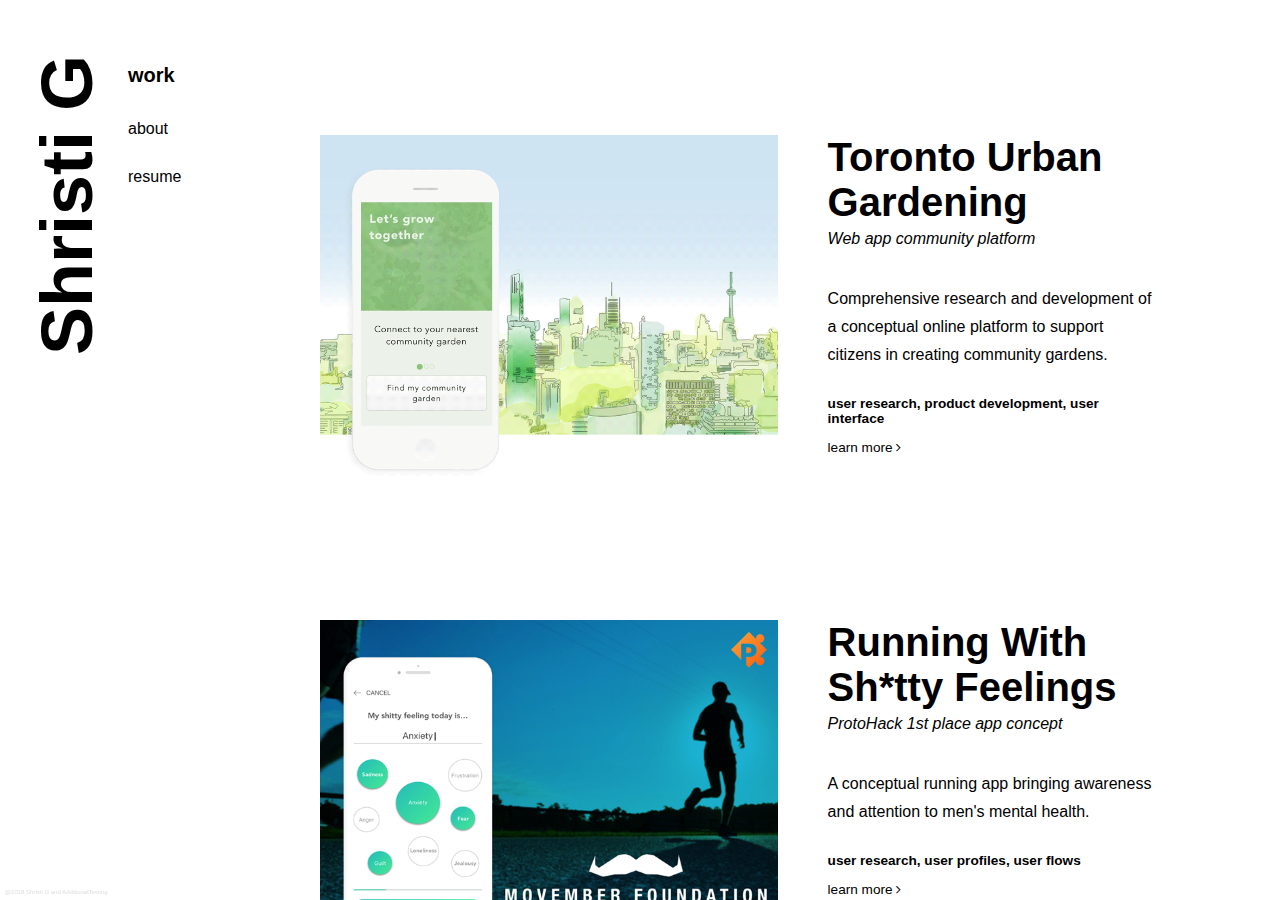
<file: index.html>
<html>

<head>
  <meta charset="UTF-8">
  <title>Shristi G | portfolio</title>
  <link rel="stylesheet" href="css/base.css" type="text/css">
  <link rel="stylesheet" href="css/index.css" type="text/css">
  <link rel="stylesheet" href="https://cdnjs.cloudflare.com/ajax/libs/font-awesome/4.7.0/css/font-awesome.min.css">
</head>

<body>
  <section onclick="window.location='index.html';" id="left">
    <h1 class="vertical">Shristi G</h1>
  </section>
  <section id="info">
    <nav>
      <a href="index.html" class="selected"> work </a>
      <a href="about.html"> about </a>
      
      <a href="resume.pdf"> resume </a>
    </nav>
  </section>
  <section id="content">
    <section id="full_work">

      <div onclick="window.location='gardening.html';" class="project">
        <img alt="" src="images/urbanGardening2.png">
        <div class="project_copy">
          <div>
            <h3>Toronto Urban Gardening</h3>
            <p class="subtitle">Web app community platform</p>
          </div>
          <p>Comprehensive research and development of a conceptual online platform to support citizens in creating community gardens.</p>
       
          
          <strong id="uxSummary">user research, product development, user interface</strong>
          
          <a href="gardening.html"><strong>learn more</strong> 
            <i class="fa fa-angle-right"></i>
          </a>
        </div>
      </div>
      <div onclick="window.location='http://www.medium.com/p/running-with-shitty-feelings-7291642b4c3f';" class="project">
          <img src="images/rwsf.png">
          <div class="project_copy">
            <div>
              <h3>Running With Sh*tty Feelings</h3>
              <p class="subtitle">ProtoHack 1st place app concept</p>
            </div>
            <p>A conceptual running app bringing awareness and attention to men's mental health.</p>

              <strong id="uxSummary">user research, user profiles, user flows</strong>

            <a href="https://blog.usejournal.com/running-with-shitty-feelings-7291642b4c3f"><strong>learn more</strong>
              <i class="fa fa-angle-right"></i>
            </a>
          </div>
        </div>
      <div onclick="window.location='wool.html';" class="project">
        <img src="images/wool/branding.png">
        <div class="project_copy">
          <div>
            <h3>Blue-Faced Leicester Wool</h3>
            <p class="subtitle">Branding</p>
          </div>
          <p>A walk-through of the steps to building and marketing a brand.</p>

            <strong id="uxSummary">user interface, product development, marketing </strong>

          <a href="leicesterwool.html"><strong>learn more</strong>
            <i class="fa fa-angle-right"></i>
          </a>
        </div>
      </div>
      




    </section>
  </section>


  <footer>
    <p> @2018 Shristi G and AdditionalTesting</p>
  </footer>

</body>

</html>
</file>
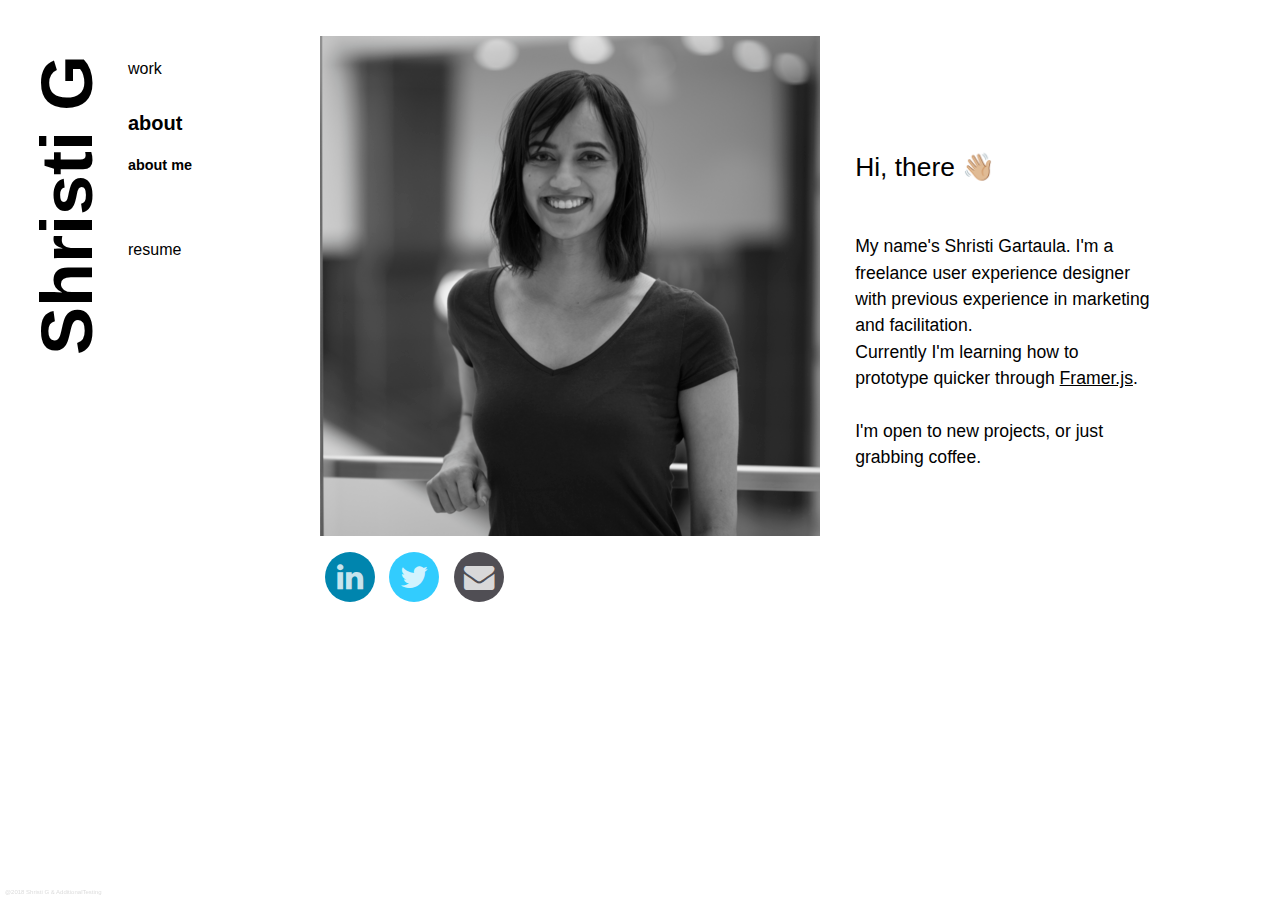
<file: about.html>
<html>

<head>
    <meta charset="UTF-8">
    <title>Shristi G | portfolio</title>
    <link rel="stylesheet" href="css/base.css" type="text/css">
    <link rel="stylesheet" href="css/about.css" type="text/css">
    <link rel="stylesheet" href="https://cdnjs.cloudflare.com/ajax/libs/font-awesome/4.7.0/css/font-awesome.min.css">
    <script src="https://ajax.googleapis.com/ajax/libs/jquery/3.2.1/jquery.min.js"></script>
    <style></style>
    <script src="scripts/scroll.js"></script>
   
</head>

<body>
    <section onclick="window.location='home.html';" id="left">
        <h1 class="vertical">Shristi G</h1>
    </section>
    <section id="info">
        <nav>
            <a href="home.html"> work </a>
            <a href="about.html" class="selected"> about </a>
            <div id="pagenav">
                <a href="#aboutme" class="inview">about me</a>
            </div>
            <a href="resume.pdf"> resume </a>
        </nav>
    </section>
    <section id="content">
        <section id="work">
               
            

                <div id="first-row">

                      
                    <img src="images/ShristiG.png" alt="">


                    <div id="first-column">
                        <h2>
                         <strong>Hi, there   👋🏼  </strong>
                                 </h2>
                        

                        <p>   
                            My name's
                            <strong>Shristi Gartaula</strong>. I'm a freelance user experience designer with previous experience
                            in marketing and facilitation.
                        </p>
                        <p>Currently I'm learning how to prototype quicker through
                            <a href="https://framer.com/?utm_source=framergroup.com&utm_medium=referral">Framer.js</a>. 
                            <br><br>
                            I'm open to new projects, or just grabbing coffee.</p>

                    </div>


                </div>
            </div>

<div class="wrapper">
    <ul class="social-icons icon-circle icon-zoom list-unstyled list-inline">
        
        <li>
            <a href="https://www.linkedin.com/in/shristi1/">
                <i class="fa fa-linkedin"></i>
            </a>
        </li>
        
        
        <li>
            <a href="https://twitter.com/shristea?lang=en">
                <i class="fa fa-twitter"></i>
            </a>
        </li>
        <li>
            <a href="mailto:shristig@me.com">
                <i class="fa fa-envelope"></i>
            </a>
        </li>
    </ul>
</div>

           
        
    </section>


    <footer>
        <p> @2018 Shristi G &amp; AdditionalTesting </p>
    </footer>

</body>

</html>
</file>
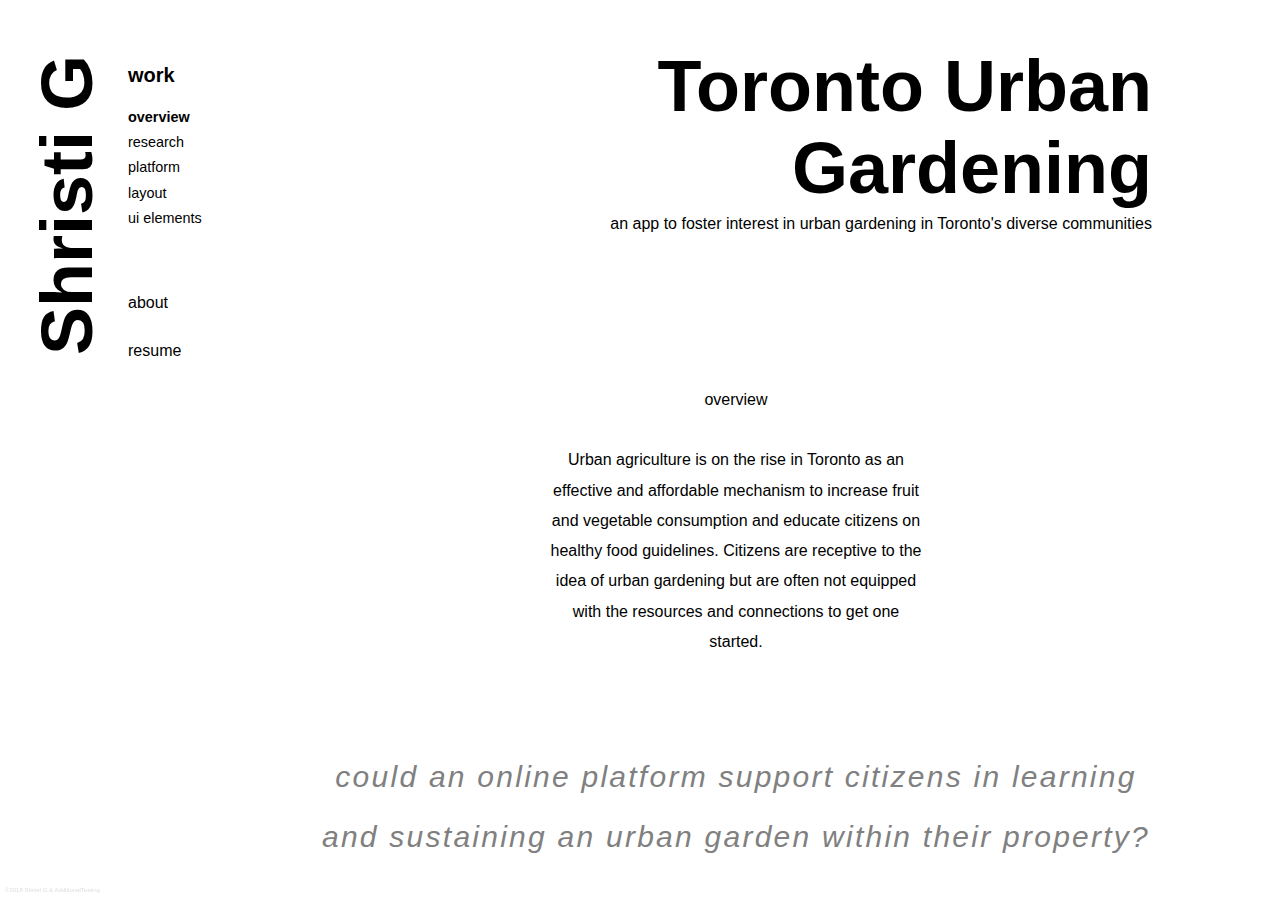
<file: gardening.html>
<!DOCTYPE html>
<html>

        <head>
                <meta charset="UTF-8">
                <title>Shristi G | portfolio</title>
                <link rel="stylesheet" href="css/base.css" type="text/css">
                <link rel="stylesheet" href="css/gardening.css" type="text/css">
                <link rel="stylesheet" href="https://cdnjs.cloudflare.com/ajax/libs/font-awesome/4.7.0/css/font-awesome.min.css">
                <script src="https://ajax.googleapis.com/ajax/libs/jquery/3.2.1/jquery.min.js"></script>
                <style></style>
                <script src="scripts/scroll.js"></script>
            </head>



<body>
        <section onclick="window.location='home.html';" id="top">
            <h1>Shristi</h1>
        </section>
        <section onclick="window.location='home.html';" id="left">
            <h1 class="vertical">Shristi G</h1>
        </section>
        <section id="info">
            <nav>
                <a href="home.html" class="selected"> work </a>
                <div id="pagenav">
                    <a href="#overview" class="">overview</a>
                    <a href="#researchmethod" class="">research</a>
                    <a href="#platform" class="">platform</a>
                    <a href="#layout" class="">layout</a>
                    <a href="#uielements" class="">ui elements</a>
                </div>
                <a href="about.html"> about </a>
                <a href="resume.pdf"> resume </a>
            </nav>
        </section>
        <section id="content">
            <section id="work">
                <div id="individual_project">
    
                    <div id="overview">
                        <section id="header">
                            
                               <!-- <img src="images/gardening/HeaderImg2.png"> -->
                                <h1>Toronto Urban Gardening</h1>
                                <p class="subtitle">an app to foster interest in urban gardening in Toronto's diverse communities</p>
                        
                        </section>
                        
    
                        <p class="copy">
                            <strong>overview</strong>
                            <br>
                            <br> Urban agriculture is on the rise in Toronto as an effective and affordable mechanism to increase
                            fruit and vegetable consumption and educate citizens on healthy food guidelines.
                            <strong>Citizens are receptive to the idea of urban gardening but are often not equipped with the resources
                                and connections to get one started.</strong>
                        </p>
    
                        <p class="descriptors">could an online platform support citizens in learning and sustaining an urban garden within their property?</p>
    
                        <hr>
                     
                        <div id="researchmethod"> 
                                
                            <h2>research</h2>
                            <p class="descriptors">frankly, i wasn’t if this was worth the endeavour</p>
    
                            <div class="split">
                                <h4>About the hypothetical platform</h4>
                                <p>
                                    What if there were already accessible resources available (Google, etc.)?
                                    <br>Can an online platform be created to foster the interest and growth of urban garden participants?
                                    <br>What needs to be true for participants to join the online platform in the first place?
                                    <br>Is an online platform the best way to reach the goal?
                                </p>
    
                            </div>
    
                            <div class="split">
                                <h4>About the citizens who’d use it</h4>
                                <p>Who are the types of people interested in community gardens?
                                    <br>What habits and lifestyles do they have?
                                    <br>What challenges will they face in creating and sustaining a garden?
                                    <br>What do they need to see first in order to stay engaged on the platform?</p>
                            </div>
    
                            <p class="descriptors">the answers to these questions began by researching the users and their needs</p>
    
                            <div id="ideas">
                                <div class="third">
                                    <img src="images/gardening/gardencoordinator.png">
                                    <figcaption>
                                        <p>
                                        <strong>Wants: </strong>to set up and run one urban garden<br>
                                        <strong>Needs: </strong>guidance on paperwork to get approval from the City, support by the community</p>
                                    </figcaption>
    
                                </div>
                                <div class="third">
                                    <img src="images/gardening/civilservant.png">
                                    
                                    <p>
                                        <strong>Wants: </strong>Proof that the growth of UA is positive for the community</p>
                                    <p>
                                        <strong>Needs: </strong>Records/tracking/paperwork of each urban garden</p>
                                </div>
                                <div class="third">
                                    <img src="images/gardening/resident.png">
                                    <p>
                                        <strong>Wants: </strong>Information and accessibility to an urban garden</p>
                                    <p>
                                        <strong>Needs: </strong>Education, guidance, support</p>
                                </div>
    
                                <br>
                                <br>
                                <p> The relationship was such that
                                    <strong>users needed tasks completed by each other</strong> in order to establish and maintain a
                                    community garden.</p>
                                <br>
                                <br>
    
                            </div>
                            <div id="comicboarding">
                                <img src="images/gardening/flowchartpage.png" alt="">
                               <div>
    
                                    <p>In order to find out
                                        <strong>where the platform would be most useful and to which user profile</strong> I grouped
                                        the respective tasks as activities that required: </p>
                                    <p>
                                        <br>a) immediate results (in yellow)
                                        <br>b) lots of time and interaction (in green)
                                    </p>
    
                                </div>
    
                                <p>…Ultimately coming to the conclusion that the platform should be
                                    <strong>a web app focused predominately on the residences</strong>, since the time-consuming tasks
                                    required changes in policy (updating community garden approval forms) or support beyond the
                                    scope of an online platform (direct help from others).</p>
                            </div>
    
                        </div>

                        <hr>
                        <div id="platform">
                            <h2>the platform</h2>
        
                            <p>Defining the goal of the platform required more research into factors like:
                                <br>
                                <br>
                            <strong>Income disparities</strong>: its' influence on buying behaviour
                                </p>
                            <br>
                            <p><strong>Interviews with the community</strong>: successful indicators and bottlenecks in establishing an urban garden 
                                <br>
                                <br>
                            </p><p><a href="http://greenestcity.ca/">Greenest City</a>: example of a
                                <strong>successful community garden</strong>
                            </p>
                            <br>
                            <p class="descriptors">residences have 4 major expectations from the platform</p>
        
                            <p>1.
                                <strong>Accessible:</strong> easy for the whole community to use, including inexperienced users of technology</p>
                            <p>2.
                                <strong>Engaging:</strong> ability to show and share active events, educational workshops, recent events,
                                etc.</p>
                            <p>3.
                                <strong>Resourceful:</strong> residences need easy access to resources on growing and maintaining an urban
                                garden, and the ability to seek help</p>
                            <p>4.
                                <strong>Visual:</strong> photos and videos displayed to present the success and engagement within a garden
                                community</p>
        
                            <p class="descriptors">expectations help direct the layout of the platform for the best user experience</p>
                            <p>
                                <strong>The expectations are unvarying</strong> because it's a direct response to the initial problems that
                                users had. Instead, they help guide the design and layout of content. However
                                <strong>the layout is varying</strong>, changing often through user feedback and iterations in order to find
                                the best user experience that meets the expectations.
                            </p>
                            <br>
                            <br>
                            <br>
                            <br>
                            <h4>Finding out which features take precedence</h4>
                            <p> I created a chart of users' level of familiarity with the platform and with gardening then listed the
                                tasks each group would want to complete. </p>
                            <br>
                            <p>For example, users that knew about gardening but were unfamiliar with the platform were grouped seperately
                                from users that did not know anything about gardening but were familiar with the platform. </p>
        
                            <div id="comicboarding">
                                <img src="images/gardening/ResidenceFamiliarity.png" alt="">
                                <div>
        
        
                                    <p>The common tasks (in purple) that each group wanted to complete
                                        <u>first</u> were the main features of the platform.</p>
        
        
                                </div>
                                <br>
                                <br>
        
                            </div>
        
                        </div>

                        <hr>
                        
                        <div id="layout">
                        
                            <h2>the layout</h2>
                        
                            <div id="fourblocks">
                                 <img src="images/gardening/Brainstorming.png">
                                                <br>
                                 <p>I played around with different layouts, envisioning the animation and general feel of the platform.
                                                    I created a flowchart of all the information and how they would be placed. I focused on accessibility,
                                                    referencing to WCAG (Web Content Accessibility Guidelines)'s 4 principles: perceivable, understandable,
                                                    operable, robustness.</p>
                        
                                <p class="descriptors">my rule: every element must serve a deliberate purpose</p>
                        
                                                <br>
                                                <h4>Defining navigation and content order</h4>
                                                <p>
                                                    Navigation was at most
                                                    <strong>two taps</strong> to avoid overloading the user:
                                                    <br>1 tap to the specific feature
                                                    <br>1 tap to view/edit the components of the feature
                                                </p>
                                                <br>
                                                <br>
                            </div>
                        
                                            <img src="images/gardening/flowchartAnimate.gif" alt="">
                        
                                            <br>
                                            <h4>Defining the home screen</h4>
                                            <p>What order will users find the most benefit and engagement with the app?</p>
                                            <br>
                        
                            <div id="homescreen">
                                <div>
                                                    <strong>1. Access personal garden</strong>
                                                    <br>
                                                    <br>
                        
                                                    <br>
                                                    <strong>2. Recieve updates from the Garden Facilitator</strong>
                                                    <br>
                                                    <br>
                        
                                                    <p>And contact the Facilitator</p>
                                                    <br>
                        
                                                    <strong>3. See the upcoming event</strong>
                                                    <br>
                                                    <br>
                        
                                                    <p>RSVP immediately to the event, or see more events</p>
                                                    <br>
                                                    <strong>4. Interact with the community</strong>
                                                    <br>
                                                    <br>
                                                    <p>Visually invite users to share their gardening experience</p>
                                                    <br>
                                                    <strong>5. Access resources</strong>
                                                    <br>
                                                    <br>
                                                    <p>Placed at the bottom because its the least time-sensitive information.</p>
                                                    <br>
                                                    <strong>6. Bottom navigation</strong>
                                                    <br>
                                                    <br>
                                                    <p>Easy access to other important content which requires more real estate.</p>
                        
                                    </div>
                        
                                    <img src="images/gardening/highlevelflow.png" alt="">
                        
                            </div>
                        
                                            <br>
                                            <br>
                        </div>
                                            
                        <div id="uielements">
                            <h2>user interface elements</h2>
                                                <p>Once the homescreen's navigation and layout were defined, I played with colour pallettes and typography
                                                    that complied with WCAG, and created the remaining layouts.</p>
                                                <br>
                                                <br>
                                                <img src="images/gardening/flowchartAnimate2.gif" alt="">
                                                <br>
                                                <br>
                                                <h4>Animations as feedback</h4>
                                                <br>
                                                    <h5>Screen 1 &amp; 2</h5>
                                                    <p>To keep the onboarding smooth and simple the user is only asked for their location.
                                                    </p>
                                                    <p>Updating sections are on the users' terms and indicated clearly for each section. </p>
                        
                                                            <h5>Screen 3 &amp; 4</h5>
                                                            <p>Content is deliberately placed within one screen, if possible. For example, resources filtered on the same screen. Events for any day drops down from the calendar on the same screen.</p><br>
                                                           <p> 
                                                            Each editable item per section enters from and returns to the right.</p>
                                                            <p>Buttons are intentionally large for clear navigation. Fonts can be increased for the visually impaired.</p> 
                                                            <p></p>
                                                      
                            <div id="animate">
                                <div>
                                                        <img src="images/gardening/OnboardingIntro2.gif" alt="">
                                                        <img src="images/gardening/HomeScreenAnimate5.gif" alt="">
                                                        <img src="images/gardening/resourceNav2.gif" alt="">
                                                        <img src="images/gardening/CalendarNav2.gif" alt="">
                                </div>
                        
                                                    
                            </div> 
                                                    
                        </div>
                                                  
                        <hr>
                        
                        <p class="descriptors">does an online platform support citizens in sustaining an urban garden?</p>
                        <h4><center>Yes, but not entirely</center></h4>
                                            <div id="end">
                                                <p class="copyEnd">
                                                    With little commitment up front, it allows curious residences to 
                                                    explore the benefits of urban gardening within their respective community 
                                                    before choosing to participate in one. It's a safe space to learn and connect with 
                                                    community members, and an immediate way to connect with the head of 
                                                    the community (the Garden Faciilator).
                                                <br>
                                                <br>
                                                But no, an online platform is not the
                                                <u>ultimate</u> answer to bring awareness; it is a means to an end and part of a holistic solution
                                                to a complex system of people and organizations that rely on each other.
                                                </p>
                                            
                                            </div>
                                            <br>
                                            <hr>
                                            <h2>references</h2>
                                            <p>
                                                <a href="http://www.toronto.ca/legdocs/mmis/2015/hl/bgrd/backgroundfile-80219.pdf">Toronto Food Strategy</a>
                                            </p>
                                            <br>
                                            <p>
                                                <a href="http://www.toronto.ca/legdocs/mmis/2015/ex/bgrd/backgroundfile-84626.pdf">Toronto Poverty Strategy</a>
                                            </p>
                                            <br>
                                            <p>
                                                <a href="http://torontourbangrowers.org/img/upload/Indicators_AODA.pdf">Toronto Urban Growers' AODA Indicators</a>
                                            </p>
                                            <br>
                                            <p>
                                                    <a href="https://www.thestar.com/news/gta/2016/01/05/urban-farming-is-growing-but-needs-nurturing.html">Toronto Star</a>
                                                </p>
                                                <br>
                                                <p>
                                                        <a href="https://www.insidetoronto.com/community-story/7519437-the-growing-city-toronto-offers-urban-agriculture-opportunities/">Inside Toronto</a>
                                                    </p>
                                                    <br>
                                                  
                    </div>              
                

                    <h2>you might also like</h2>
                    <div id="related_projects">
                    <div onclick="window.location='wool.html';" class="related_project">
                        <img src="images/wool/Wlogo.png">
                        <h1> blue-face leicester wool </h1>
                        <p> branding </p>
                        <a href="wool.html">learn more
                            <i class="fa fa-angle-right"></i>
                        </a>
                    </div>
                    <div onclick="window.location='http://www.medium.com/p/running-with-shitty-feelings-7291642b4c3f';" class="related_project">
                        <img src="images/rwsf.png">
                        <h1> running with shitty feelings </h1>
                        <p> protoHack 1st place app concept </p>
                        <a href="http://www.medium.com/p/running-with-shitty-feelings-7291642b4c3f">learn more
                            <i class="fa fa-angle-right"></i>
                        </a>
                    </div>
                    </div>
                </div>
            </section>
        </section>
    
    
        <footer>
            <p> ©2018 Shristi G &amp; AdditionalTesting </p>
        </footer>
    
    
    
    </body>

</html>
</file>
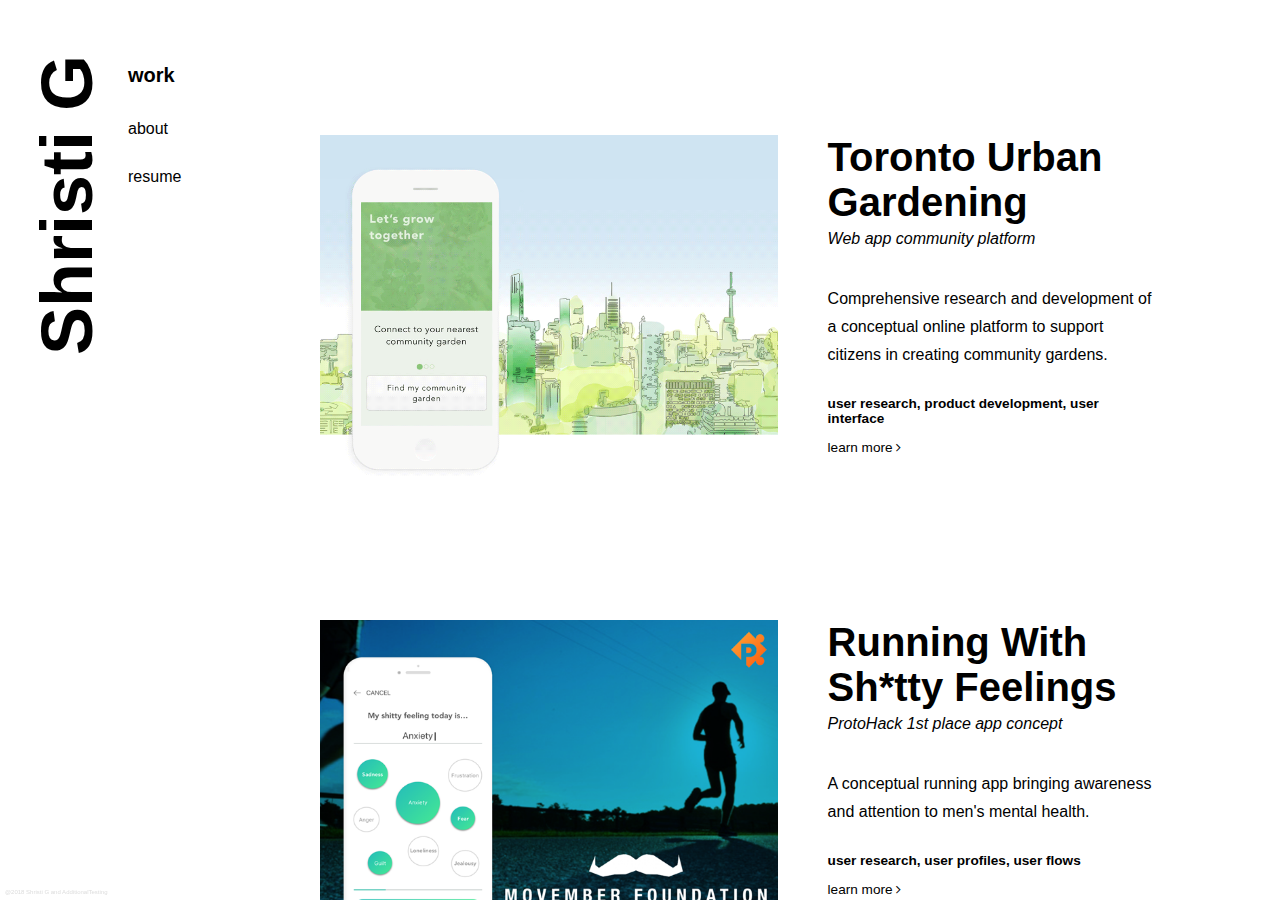
<file: home.html>
<html>

<head>
  <meta charset="UTF-8">
  <title>Shristi G | portfolio</title>
  <link rel="stylesheet" href="css/base.css" type="text/css">
  <link rel="stylesheet" href="css/index.css" type="text/css">
  <link rel="stylesheet" href="https://cdnjs.cloudflare.com/ajax/libs/font-awesome/4.7.0/css/font-awesome.min.css">
</head>

<body>
  <section onclick="window.location='home.html';" id="left">
    <h1 class="vertical">Shristi G</h1>
  </section>
  <section id="info">
    <nav>
      <a href="home.html" class="selected"> work </a>
      <a href="about.html"> about </a>
      
      <a href="resume.pdf"> resume </a>
    </nav>
  </section>
  <section id="content">
    <section id="full_work">

      <div onclick="window.location='gardening.html';" class="project">
        <img alt="" src="images/urbanGardening2.png">
        <div class="project_copy">
          <div>
            <h3>Toronto Urban Gardening</h3>
            <p class="subtitle">Web app community platform</p>
          </div>
          <p>Comprehensive research and development of a conceptual online platform to support citizens in creating community gardens.</p>
       
          
          <strong id="uxSummary">user research, product development, user interface</strong>
          
          <a href="gardening.html"><strong>learn more</strong> 
            <i class="fa fa-angle-right"></i>
          </a>
        </div>
      </div>
      <div onclick="window.location='http://www.medium.com/p/running-with-shitty-feelings-7291642b4c3f';" class="project">
          <img src="images/rwsf.png">
          <div class="project_copy">
            <div>
              <h3>Running With Sh*tty Feelings</h3>
              <p class="subtitle">ProtoHack 1st place app concept</p>
            </div>
            <p>A conceptual running app bringing awareness and attention to men's mental health.</p>

              <strong id="uxSummary">user research, user profiles, user flows</strong>

            <a href="https://blog.usejournal.com/running-with-shitty-feelings-7291642b4c3f"><strong>learn more</strong>
              <i class="fa fa-angle-right"></i>
            </a>
          </div>
        </div>
      <div onclick="window.location='wool.html';" class="project">
        <img src="images/wool/branding.png">
        <div class="project_copy">
          <div>
            <h3>Blue-Faced Leicester Wool</h3>
            <p class="subtitle">Branding</p>
          </div>
          <p>A walk-through of the steps to building and marketing a brand.</p>

            <strong id="uxSummary">user interface, product development, marketing </strong>

          <a href="leicesterwool.html"><strong>learn more</strong>
            <i class="fa fa-angle-right"></i>
          </a>
        </div>
      </div>
      




    </section>
  </section>


  <footer>
    <p> @2018 Shristi G and AdditionalTesting</p>
  </footer>

</body>

</html>
</file>
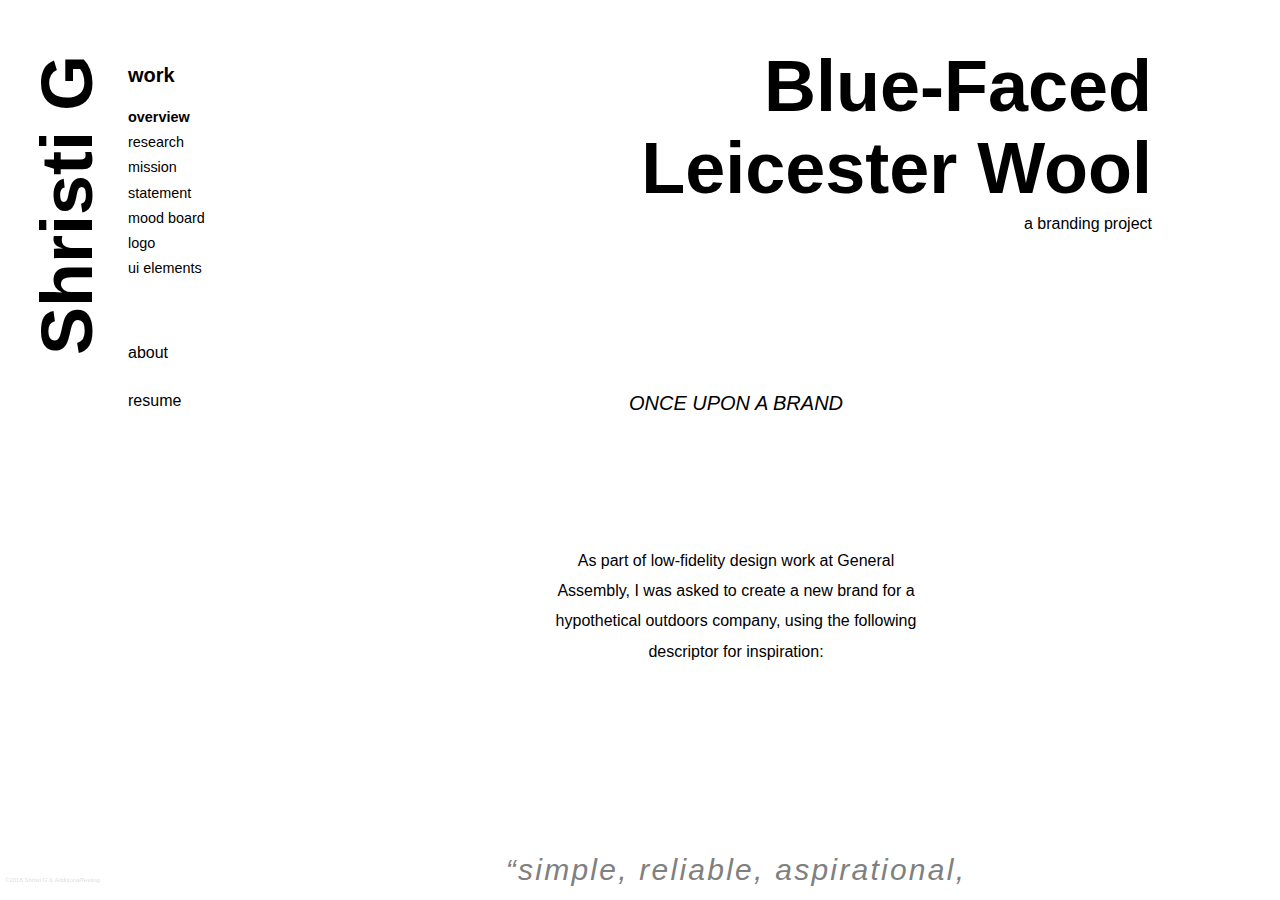
<file: wool.html>
<!DOCTYPE html>
<html>

<head>
    <meta charset="UTF-8">
    <title>Shristi G | portfolio</title>
    <link rel="stylesheet" href="css/base.css" type="text/css">
    <link rel="stylesheet" href="css/wool.css" type="text/css">
    <link rel="stylesheet" href="https://cdnjs.cloudflare.com/ajax/libs/font-awesome/4.7.0/css/font-awesome.min.css">
    <script src="https://ajax.googleapis.com/ajax/libs/jquery/3.2.1/jquery.min.js"></script>
    <style></style>
    <script src="scripts/scroll.js"></script>
</head>

<body>
    <section onclick="window.location='home.html';" id="top">
        <h1>Shristi G</h1>
    </section>
    <section onclick="window.location='home.html';" id="left">
        <h1 class="vertical">Shristi G</h1>
    </section>
    <section id="info">
        <nav>
            <a href="home.html" class="selected"> work </a>
            <div id="pagenav">
                <a href="#overview" class="inview">overview</a>
                <a href="#research" class="">research</a>
                <a href="#missionstatement" class="">mission statement</a>
                <a href="#moodboard" class="">mood board</a>
                <a href="#logo" class="">logo</a>
                <a href="#uielements" class="">ui elements</a>
            </div>
            <a href="about.html"> about </a>
            <a href="resume.pdf"> resume </a>
        </nav>
    </section>
    <section id="content">
        <section id="work">
            <div id="individual_project">
                <div id="overview">
                    <section id="header">
                        <h1>Blue-Faced Leicester Wool</h1>
                        <p class="subtitle">a branding project</p>
                    </section>
                    <p class="callout"> ONCE UPON A BRAND </p>
                    <p class="copy">As part of low-fidelity design work at General Assembly, I was asked to create a new brand for a hypothetical
                        outdoors company, using the following descriptor for inspiration:</p>
                    <div id="intro_descriptors">
                        <p class="descriptors">“simple, reliable, aspirational, established”</p>
                    </div>
                    <p class="copy">Below is a deep dive on how (and why) I chose to brand <strong>wool</strong>. In particular, Blue Faced Leicester (BFL)
                        wool, the best kind of wool you've probably never heard of.</p>
                </div>

                <hr>

                <div id="research">
                    <h2>research</h2>

                    <p><strong>Secondary research</strong>&mdash;I looked at competitors' price, product options, pitch, values, and partnerships. Reading into their history I found a common message about sustainability, community, and patriotism.</p>


                    <div id="first-chart">
                        <img src="images/wool/googlechart.png" alt="">
                        <p> Common theme: Most of the companies
                            had some form of design philosophy.</p>

                    </div>

                    <p><strong>Theme and style</strong>&mdash;Evoking either athleticism or tradition, there was little overlap in style between brands. I saw an opportunity to blend attributes of both; warm tones with vector imagery.</p>

                        <div id="first-chart">
                                <img src="images/wool/custompreset.png" alt="">
                                <p> Brands conveyed athleticism with bright colours, scenic photography, and vector images or tradition with soft colours, photos of families, and use of serif font types.</p>

                            </div>

                    <p>At this point, I discovered BFL wool, its rich Canadian history, and its high-quality features. Majority
                        of the leading quality brands were from Europe, targeted to adults, with a predominately serious tone to their brand story. I saw another opportunity.</p>

                        <div id="intro_descriptors">
                        <p class="descriptors">why not bring european standards to canadian youth markets?</p>
                    </div>

                    <div id="first-chart">
                            <img src="images/wool/VoiceTone.png" alt="">
                            <p>The features of European brands combined with BFL wool's Nova Scotian history were the basis for a brand
                                    story on heritage that was authentic, patriotic, and new. I deliberately chose a fun and playful
                                    brand image as an opportunity to stand out and connect with younger audiences.</p>

                        </div>

                </div>

                <hr>
                <div id="missionstatement">
                    <h2>vision &amp; mission statement</h2>
                    <p>Vision and mission statements bring authenticity to the brand.
                     I used the descriptors' synonyms to brainstorm the brand's vision and mission statements. </p>

                        <div id="first-chart">
                        <img src="images/wool/valuesynonyms.png" alt="">
                            <p>Highlighted synonyms of each respective descriptor work well together to support the brand's name and style (its' Canadian history, quality wool, etc.)</p>
                    </div>

                    <p>Ultimately creating a statement that can guide the overall experience the users expect from the company.</p>


                        <div id="first-chart">
                            <img src="images/wool/missionstatement.png" alt="">
                            <p>What does it mean to be simple? In what ways is the [company, product] simple? What does it mean to be reliable?</p>
                        </div>

                        <p>The more authentic a company's branding and marketing → the more likely
                                customers will feel a connection with the imagery the products are attempting to convey →
                                the easier it is to design and build an experience to support that image.
                            </p>

                    </div>

                <hr>

                <div id="moodboard">
                    <h2>mood board &amp; style guide</h2>


                    <div id="moodboard-picture-grid">
                        <div id="moodboard-column">
                            <img src="images/wool/50sfeel.png" alt="">
                            <p>Images evoking: "50s feel". Inspired use of bright, warm, and soft colours in the style guide.</p>
                        </div>
                        <div id="moodboard-column">
                            <img src="images/wool/fabric.png" alt="">
                            <p>Images evoking: "fabric, humble, familiar, comfort". Inspired ideas on how to showcase wool on
                                a web interface.</p>
                        </div>
                        <div id="moodboard-column">
                            <img src="images/wool/fabrictradition.png" alt="">
                            <p>Images of "fabric, tradition, heritage". More logo inspiration, using a more minimal style.</p>
                        </div>

                    </div>

                    <div class="intro_descriptors">
                        <p class="descriptors">kiss; keep it simple stupid</p>
                    </div>

                    <p>Despite enjoying the process of building each mood board I struggled because I had created too many, having put more work than necessary. As a solution, I looked for one common theme within each mood board and allowed it to represent a component of the brand.</p>


                                <p><strong>Colour</strong>&mdash;The shades of blue, orange, and green work in harmony to show warmth, familiarity, and fun.
                                    They were inspired by the rich, vibrant colours used in products in the 1950s and the
                                    sunsets on the coasts of Nova Scotia.</p>


                            <img src="images/wool/Colours.png" alt="">

                            <br><br><br><br><br><br>
                                <p><strong>Typography</strong>&mdash;I wanted to use a clear and minimal font that was versatile enough for written content (various
                                    weights) but clean and legible enough for showcasing products on all interfaces.</p>



                            <img src="images/wool/typography.png" alt="">
                            <hr>
                        </div>




                <div id="logo">
                    <h2>logo</h2>

                    <p>Creating the logo was an extensive process.It was difficult to pick just one style and refine it, since every style could lead to a new kind of logo.
                            At some point, I needed to stop having fun.
                    <br><br>
                    <strong>diverge</strong>&mdash;Letting go is hard. I did user tests with a group of people to ultimately discover that none of these were great.</p>

                    <div id="logo-first-grid">
                        <div id="logo-first-column">

                            <img src="images/wool/Wlogo.png" alt="">


                        </div>
                        <div id="logo-first-column">

                            <img src="images/wool/Symbols.png" alt="">


                        </div>
                        <div id="logo-first-column">

                            <img src="images/wool/Sheep.png" alt="">



                        </div>
                    </div>
                    <div id="logo-second-grid">
                        <div id="logo-second-column">

                            <img src="images/wool/otherlogoconcepts.png" alt="">


                        </div>

                        <div id="logo-second-column">

                            <img src="images/wool/OtherLogoConcepts2.png" alt="">

                        </div>
                    </div>

                    <p><strong>converge</strong>&mdash;I liked the idea of using an actual
                            sheep to add character to the logo with the background resembling a ball of yarn.

                    <br><br>To balance the modern colours and vector style of the brand, I used a serif font, Cinzel.

                    <br><br>I wanted the font to look good whether it's abbreviated or lengthened. I widened the space between the letters so it appears
                                    balanced next to the sheep icon.</p>


                    <div id="logo-second-grid">
                        <div id="logo-second-column">
                                <img src="images/wool/branding.png" alt="">
                        </div>

                        <div id="logo-second-column">
                                <img src="images/wool/LogoType.png" alt="">
                        </div>
                    </div>



                </div>

                <hr>

                <div id="uielements">
                    <h2>ui elements</h2>

                    <p>The UI elements were inspired by how strings overlap each other, creating knots and shadows yet are simple and clean at its core.
                    <br><br>
                    <img src="images/wool/UIYarnDrafts.png" alt="">

                    This helped define major features of
                    the design system with illustrative and functional iconography. Eventually creating a fun and playful shopping visual experience
                    with reactions to user inputs that are as playful as the brand.</p>


                    <div id="logo-first-grid">
                        <div id="logo-first-column">
                            <img src="images/wool/Icons.png" alt="">

                        </div>
                        <div id="logo-first-column">
                            <img src="images/wool/Searchbar.png" alt="">

                        </div>
                        <div id="logo-first-column">
                            <img src="images/wool/ImageContainer.png" alt="">


                        </div>
                    </div>

                    <img src="images/wool/iphoneConcepts.png" alt="">



                </div>

                </div>

            </div>
            <hr>

            <h2>you might also like</h2>
            <div id="related_projects">
                <div onclick="window.location='gardening.html';" class="related_project">
                    <img src="images/urbanGardening2.png">
                    <h1> toronto urban gardening </h1>
                    <p> web app community development platform </p>
                    <a href="gardening.html">learn more
                        <i class="fa fa-angle-right"></i>
                    </a>
                </div>
                <div onclick="window.location='http://www.medium.com/p/running-with-shitty-feelings-7291642b4c3f';" class="related_project">
                    <img src="images/rwsf.png">
                    <h1> running with shitty feelings </h1>
                    <p> protoHack 1st place app concept </p>
                    <a href="http://www.medium.com/p/running-with-shitty-feelings-7291642b4c3f">learn more
                        <i class="fa fa-angle-right"></i>
                    </a>
                </div>
            </div>

        </section>
    </section>


    <footer>
        <p> ©2018 Shristi G & AdditionalTesting </p>
    </footer>

</body>

</html>
</file>
<file: css/base.css>
body{
  display:flex;
  flex-direction: row;
  justify-content: flex-start;
  margin: 0;
  padding: 0;
  font-family: sans-serif;

}
h1,h2,h3,h4,p,a{
  margin: 0;
}
::-webkit-scrollbar {display:none;}
img{
    max-width: 100%;
    height: 100%;
    object-fit: contain;
}

p{
  font-size: 1em;
  font-weight: 300;
}

h1 {
  font-size: 8vh;
}

h2 {
  margin:2em 0em 2em 0em;
  font-weight: 300;
}

h3 {
  margin:0;
  font-size: 2em;
}

h4 {
  
  font-size: 1.4em;
  margin-bottom: 0.5em;
}

a {
  color: black;
  text-decoration: none;
}

a:visited {
  color: black;
}

#left{
  position: absolute;
  display: block;
  width: 1vw;
  height: 78vh;
  margin-left: 2vw;
  margin-top: 5vh;
  padding-right: 5em;
  overflow: hidden;
}

#left:hover{
  cursor: pointer;
}

#content{
  width:100%;
  flex-direction: column;
}

#header{
  width: 100%;
  height: 20vh;
  margin-left: 10vw;
  margin-top: 5vh;
  margin-bottom: 10em;
  text-align: right;
}

#full_work{
  height: 100vh;
  width: 65vw;
  padding-left: 25vw;
  padding-right: 10vw;
  overflow-y: scroll;
}

#work{
  height: 100vh;
  padding-left: 25vw;
  padding-right: 10vw;
  width: 65vw;
  align-self: flex-end;
  overflow-y: scroll;
}

#work, #full_work {
   animation: fadein 2s;
}

@keyframes fadein {
    from { opacity: 0; }
    to   { opacity: 1; }
}

/*.subtitle{
  font-weight: 300;
  font-style:italic;
}*/

#info{
  position: absolute;
  width: 7vw;
  margin-top: 5vh;
  margin-left: 10vw;
}

#info p{
  line-height: 2em;
}

#info > a{
  display: block;
  font-size:.8em;
  color: black;
  line-height: 2em;
}

#info > a:hover{
  font-weight: 600;
}

nav{
  //margin-top: 100px;
}
nav a{
  display:block;
  line-height: 3em;
}

nav a:hover{
  font-weight: 600;
}

.selected{
  font-weight: 600;
  font-size: 1.25em;
}

.inview{
  font-weight: 600;
}

.vertical{
  display:inline-block;
  white-space: nowrap;
  transform-origin: top right;
  transform: translate(-100%) rotate(-90deg);
  margin-top: 10px;
}

#pagenav{
    margin-bottom: 3em;
}

#pagenav a{
  font-size: .9em;
  line-height: 1.75em;
}

#individual_project{
  display: flex;
  flex-direction: column;
}

#individual_project > div{
  margin-bottom:6em;
}

#individual_project > video{
  margin-bottom: 7em;
}

#individual_project > div h2{
  font-weight: 600;
  font-size: 2.5em;
  margin-bottom: 1em;
  margin-top: 1em;
}

#individual_project > div > p{
  width: 100%;
  /*margin-right: 1em;
  margin-left: 1em;
  /*font-size: .9em;
  line-height: 2em; */
}

#individual_project b{
  //font-size: 1.15em;
  font-weight: 600;
}

#individual_project h2 {
  width: 100%;
}

#individual_project video {
  width: 75%;
  align-self: center;
}

#overview {
  display:flex;
  flex-direction: row;
  flex-wrap: wrap;
  justify-content: space-between;
}

#overview img{
  width: 100%;
  object-fit: contain;
}

.attribute{
  font-size: .5em !important;
  color: #696969;
  margin-top: 1em;
}

#related_projects{
  display: flex;
  flex-wrap: nowrap;
  flex-direction: row;
}
.related_project  {
  margin-right: 25px;
  line-height: 1.5em;
  width: 100%;
}

.related_project img {
  width: 100%;
  height: 7em;
  object-fit: cover;
  margin-top: 2em;
}

.related_project h1 {
  font-size: 1.5em;
  line-height: 1.5em;
  margin-top: .5em;

}

.related_project:hover {
  cursor: pointer;

}

.related_project p {
  font-weight: 300;
  font-size: .8em;
}
.related_project a {
  font-weight: 300;
  font-size: .8em;
}

.related_project a:hover{
  font-weight: 600;
}

#team_tools{
 display: flex;
}

#team_tools h2{
  font-size: 1.75em !important;
  margin-bottom: 1em !important;
}

#team{
  width: 60%;
}

#tools p{
  font-size: 1em;
  line-height: 1.75em;
  font-weight: 200;
}

#team_stats{
  display:flex;
  flex-direction: row;
  line-height: normal;
  width: 100%;
}
#team_stats div{
  width: 100%;
  display:flex;
  flex-direction: column;
}
#team_stats .number{
  font-size: 3.5em;
  font-weight: 600;
  line-height: 1em;
}
#team_stats .major{
  font-size: .9em;
  margin-bottom: 1.75em;
  font-weight: normal;
}
#team_stats p{
  font-size: 1em;
  line-height: 1.75em;
  font-weight: 200;
}

#documentation{
  margin-bottom: 5em;
}
#documentation a{
  margin-left: 1em;
}

hr {
    width: 30%;
    margin: 3em auto 3em auto;
    border-top: .25px solid rgba(0, 0, 0, 0.5);
}

footer{
  position: fixed;
  bottom: 0;
  left: 0;
  font-size: .3em;
  margin: 5px;
  color: #DDDDDD
}

#top{
  display:none;
}

@media only screen and (min-height: 1000px) {
  h1 {
    font-size: 6em;
  }
  #left{
    height: 47em;
  }
}


@media only screen and (max-width: 1000px) {
    body{
      flex-wrap: wrap;
    }
    #left h1{
      font-size: 7vh;
      
    }
    #left{
      position: static;
      width: 100%;
      height: 10vh;
      margin-left: 5vh;
      margin-right: 5vh;
      margin-top: 5vh;
      border-bottom: .25px solid rgba(0, 0, 0, 0.25);
      
    }
    #info{
      position: fixed;
      top: 15vh;
      left: 5vh;
      margin: 0;
      padding:0;
    }

    #content{
      height: 85vh;
    }

    #full_work{
      margin:0;
      padding:0;
      padding-left: 20vw;
      padding-right: 5vh;
      width: auto;
      height: 85vh;
    }

    #work{
      margin:0;
      padding: 0;
      padding-left: 20vw;
      padding-right: 5vh;
      width: auto;
      height: 85vh;
    }

    .vertical{
      transform: none;
      margin-top: 0;
    }
}
</file>
<file: css/index.css>
.project {
  display: flex;
  height: auto;
  max-height: 68vh;
  margin: 15vh 0;
}

.project:hover {
  cursor: pointer;
}

.project:last-child{
  margin-bottom: 20vh;
}

.project img {
  width: 55%;
  height: auto;
  min-height: 350px;
  max-height: 68vh;
  align-self: flex-end;
  object-fit: cover;
}

.current_project{
  margin-top: 4em;
}

.current_project:hover{
  cursor: default;
}

.project .project_copy {
  padding:0;
  margin-left: 50px;
  min-width: 15em;
}

.project_copy {
  display: flex;
  flex-direction: column;
  align-self: flex-start;
}

#full_work .project_copy div h3{
  font-size: 2.5em;
}

.project_copy div{
  margin-bottom: 2em;
}

.project_copy a{
  margin-top: 1em;
  font-weight: 200;
  font-size: .85em;
  align-self: flex-start;
}

#uxSummary {
  margin-top: 2em;
  font-size: .85em;
  align-self: flex-start;
}


.project_copy .details {
  display: flex;
  flex-direction: row;
  justify-content: space-between;
  margin-top: 1em;
}

.project_copy .details section {
  width: 45%;
  padding: 0
}

.project_copy .details section h4{
  width: 100%;
  margin-bottom: .5em;
  border-bottom: .25px solid black;
  font-size: 1.1em;
  padding-bottom: .2em;
}

.project_copy p{
 line-height: 1.75em;
 font-size: 1em;
}



.project_copy a:hover{
  align-self: flex-start;
  font-weight: 600;
}

.subtitle{
  font-weight: 300;
  font-style: italic;
}

canvas{
  z-index: -1;
  position: absolute;
  top: 0;
  left:0;
}


@media only screen and (max-width: 1120px) {

    .project {
      height: auto;
      max-height: 68vh;
      margin: 10vh 0;
      }
}

@media only screen and (max-width: 850px) {

    .project {
      flex-direction: column;
    }

    .project img{
      all: initial;
      width: 100%;
      height: 30vh;
      object-fit: cover;
      object-position: center;
    }

    .project_copy{
      width: 100%;
      margin: 2em 0;
    }
}
</file>
<file: css/about.css>
#first-column {
    width: 50%;
    align-self: center;
    line-height: 1.5em;
	font-size: 1.1em;
	margin: 0em 0em 0em 2em;

}

#first-row {
    display: inline-flex;
    flex-direction: row;
    justify-content: space-between;
    margin-top: 4vh;

}

#first-row img {
    height: 50%;
}

#first-column:nth-child(2){
    width: 60%;
}

#first-column a {
    text-decoration: underline
}




.list-unstyled {
	padding-left: 0;
	list-style: none;
}
.list-inline li {
	display: inline-block;
	padding-right: 5px;
	padding-left: 5px;
	margin-bottom: 10px;
}


/*---- Genral classes end -------*/
/*Change icons size here*/
.social-icons .fa {
	font-size: 1.9em;
}
/*Change icons circle size and color here*/
.social-icons .fa {
	width: 50px;
	height: 50px;
	line-height: 50px;
	text-align: center;
	color: #FFF;
	color: rgba(255, 255, 255, 0.8);
	-webkit-transition: all 0.3s ease-in-out;
	-moz-transition: all 0.3s ease-in-out;
	-ms-transition: all 0.3s ease-in-out;
	-o-transition: all 0.3s ease-in-out;
	transition: all 0.3s ease-in-out;
}

.social-icons.icon-circle .fa{ 
	border-radius: 50%;
}
.social-icons.icon-rounded .fa{
	border-radius:5px;
}
.social-icons.icon-flat .fa{
	border-radius: 0;
}

.social-icons .fa:hover, .social-icons .fa:active {
	color: #FFF;
	-webkit-box-shadow: 1px 1px 3px #333;
	-moz-box-shadow: 1px 1px 3px #333;
	box-shadow: 1px 1px 3px #333; 
}
.social-icons.icon-zoom .fa:hover, .social-icons.icon-zoom .fa:active { 
 	-webkit-transform: scale(1.1);
	-moz-transform: scale(1.1);
	-ms-transform: scale(1.1);
	-o-transform: scale(1.1);
	transform: scale(1.1); 
}

.social-icons.icon-zoom .fa:hover, .social-icons.icon-zoom .fa:active { 
 	-webkit-transform: scale(1.1);
	-moz-transform: scale(1.1);
	-ms-transform: scale(1.1);
	-o-transform: scale(1.1);
	transform: scale(1.1); 
}

.social-icons .fa-envelope{background-color:#504e54;} 
.social-icons .fa-apple{background-color:#aeb5c5;} 
.social-icons .fa-android{background-color:#A5C63B;}  
.social-icons .fa-bitbucket,.social-icons .fa-bitbucket-square{background-color:#003366;} 
.social-icons .fa-bitcoin,.social-icons .fa-btc{background-color:#F7931A;} 
.social-icons .fa-css3{background-color:#1572B7;} 
.social-icons .fa-dribbble{background-color:#F46899;}  
.social-icons .fa-dropbox{background-color:#018BD3;}
.social-icons .fa-facebook,.social-icons .fa-facebook-square{background-color:#3C599F;}  
.social-icons .fa-flickr{background-color:#FF0084;}
.social-icons .fa-foursquare{background-color:#0086BE;}
.social-icons .fa-github,.social-icons .fa-github-alt,.social-icons .fa-github-square{background-color:#070709;} 
.social-icons .fa-google-plus,.social-icons .fa-google-plus-square{background-color:#CF3D2E;} 
.social-icons .fa-html5{background-color:#E54D26;}
.social-icons .fa-instagram{background-color:#A1755C;}
.social-icons .fa-linkedin,.social-icons .fa-linkedin-square{background-color:#0085AE;} 
.social-icons .fa-linux{background-color:#FBC002;color:#333;}
.social-icons .fa-maxcdn{background-color:#F6AE1C;}
.social-icons .fa-pagelines{background-color:#241E20;color:#3984EA;}
.social-icons .fa-pinterest,.social-icons .fa-pinterest-square{background-color:#CC2127;} 
.social-icons .fa-renren{background-color:#025DAC;}
.social-icons .fa-skype{background-color:#01AEF2;}
.social-icons .fa-stack-exchange{background-color:#245590;}
.social-icons .fa-stack-overflow{background-color:#FF7300;}
.social-icons .fa-trello{background-color:#265A7F;}
.social-icons .fa-tumblr,.social-icons .fa-tumblr-square{background-color:#314E6C;} 
.social-icons .fa-twitter,.social-icons .fa-twitter-square{background-color:#32CCFE;} 
.social-icons .fa-vimeo-square{background-color:#229ACC;}
.social-icons .fa-vk{background-color:#375474;}
.social-icons .fa-weibo{background-color:#D72B2B;}
.social-icons .fa-windows{background-color:#12B6F3;}
.social-icons .fa-xing,.social-icons .fa-xing-square{background-color:#00555C;} 
.social-icons .fa-youtube,.social-icons .fa-youtube-play,.social-icons .fa-youtube-square{background-color:#C52F30;}
.social-icons .fa-rss,.social-icons .fa-rss{background-color:#F7931A;}
</file>
<file: css/gardening.css>
p{
  font-size: 1em;
line-height: 1.89em;
}

#overview .copy{
  /*width: 100%;*/
  width: 46%;
  margin: auto;
  text-align: center;
}

/* #overview p{
  margin:1em 0em 0em 0em;
}*/

#end .copyEnd {
  width: 46%;
  margin: auto;
  text-align: center;
}


#overview .callout{
  font-style: italic;
  font-weight: 200;
  font-size: 1.25em;
  margin-bottom: 2em;
  width: 100%;
  align-self: center;
  text-align: center;
}

#compare{
  display:flex;
  flex-direction: column;
  justify-content: center;
  line-height: normal;
  width: 46%;
}
#compare div{
  width: 100%;
  align-self: center;
}
#compare .price{
  font-size: 3em;
  font-weight: 600;
}
#compare p{
  font-size: .75em;
}
#compare hr{
  width: 10%;
  margin: 2em 0;
  border-top: 1px solid #333333;
}

#ideation .callout{
  font-style: italic;
  font-weight: 200;
  font-size: 1.25em;
  margin-bottom: 2em;
  width: 100%;
  align-self: center;
  text-align: center;
}

p#childrenslogo{
  width: 100%;
}

#childrenslogo{
  text-align: center;
  margin-top: 2em;
}

#childrenslogo p {
  vertical-align: middle;
}

#overview img{
  width : 100%;
  height: auto;
  object-fit: contain;
  text-align: center;
  vertical-align: middle;
  margin-bottom: 10%;
  margin-top: 10%;
  margin-right: 2em;
}

#tui{
  display: flex;
  flex-wrap: wrap;
  justify-content: space-between;

}

#flow{
  display: flex;
  flex-wrap: wrap;
  justify-content: space-between;

}

#animate{
  display: flex;
  flex-wrap: nowrap;
  justify-content: center;
}

#animate div img{
  margin: 1em 0em 1em 1em;
  width: 20%;
  align-self: center;
}

div.researchmethod {
  display: flex;
  flex-direction: row;
  margin: 0em 0;
}

div.researchmethod img{
  width: 25%;
}

div.researchmethod #team_stats{
  min-width:30%;
}

div.researchmethod_content>p{
  line-height: 1.75em;
  font-size: .8em;
  padding-left: 2em;
}

.researchmethod_content{
  display: flex;
}


div.researchmethod h3{
  margin-bottom: 0em;

}

div.researchmethod>div{
  margin: 0em 2em;
}

div.third{
  width: 30%;
  margin: 5em 0;
}

div.third video{
  width: 100% !important;
}
div.third img{
  width: 100%;
  height: auto;
}

div.third h3{
  font-size: 1.25em;
  margin-bottom: 1em;
}

div.third p{
  font-size: 10em;
  line-height: 2em;
}

#beyond{
  display: flex;
  flex-direction: row;
  flex-wrap: wrap;
  margin: 4em 0;
}

#beyond img{
  width:40%;
  margin: 2em;
}

#beyond video{
  width:40%;
  margin: 2em;
}



#beyond h3{
  font-size: 2em;
  margin-bottom: .5em;
}

#beyond div{
  width : 50%;
  align-self: center;
}

#beyond div p{
  line-height: 1.75em;
  font-size: .8em;
}


#insight{
  display: flex;
  flex-direction: row;
  flex-wrap: wrap;
  margin: 4em 0;
}

#insight img{
  width:40%;
  margin: 2em;
}

#insight video{
  width:40%;
  margin: 2em;
}

#insight h3{
  font-size: 2em;
  margin-bottom: .5em;
}

#insight div{
  width : 50%;
  align-self: center;
}

#insight div p{
  line-height: 1.75em;
  font-size: .8em;
}

#ideation p.callout{
  width:75%;
  margin: 2em auto;
}

h3.quote{
  font-size: 2.5em;
  font-weight: 100;
  font-style: italic;
  margin: 2em auto;
  text-align: center;
}

#principles{
  display: flex;
  justify-content: space-between;
  flex-wrap: wrap;
  margin: 3em 0;
}

.principle{
width:40%;
margin: 2em;
}

div.principle p{
  line-height: 1.75em;
  font-size: .8em;
}
div.principle h3{
  line-height: 1.75em;
}

#transfer video{
  width: 75%;
}
#transfer{
  display:flex;
}

#transfer{
  display:flex;
}

#transfertext{
  align-self: center;
}

#transfertext p{
  line-height: 1.75em;
  font-size: .8em;
}
#transfertext h3{
  line-height: 1.75em;
}

#transfervideos{
  display:flex;
  flex-direction: column;
}


#comicboarding{
  display: flex;
  flex-direction: row;
  flex-wrap: wrap;
  margin:0;
}

#comicboarding div{
  width: 30%;
  align-self: center;
  margin:0;
}

#comicboarding img{
  width:60%;
  object-fit: contain;
  margin: 0em 2em 3em 0em;
}

#comicboarding div p {
  font-size: 1em;
  line-height: 1.89em;
}

.evaluation_stats{
  display: flex;
  flex-direction: row;
  margin: 4em ;
}
.stats{
  width:40%;
}

.stats_description{
  width:50%;
  margin: 2em;
  display: flex;
  flex-direction: column;
}

.stats_description img{
  margin: 2em 0;
  height: auto;
}

.evaluation_stats hr{
  margin: 0 auto 3em 0;
}
.stats_description p{
  line-height: 1.75em;
  font-size: .8em;
}

#evaluation h3{
  width: 100%;
  font-size: 2em;
  margin-bottom: .5em;
}


/*#comicboarding div p{
  line-height: 2em;
  font-size: 1em;
}*/

#homescreen{
  display: flex;
  flex-direction: row;
  flex-wrap: wrap;
  margin: 4em 0;
}

#homescreen img{
  object-fit: fill;
  width:60%;
  height:100%;
  margin: 0em 0em 0em 2em;
  
}

#homescreen div{
  margin: 0em;
  width: 30%;
  align-self: center;
}

#homescreen div p{
  line-height: 1.5em;
  font-size: 0.90em;
  font-style: italic;
}



#ideation p.callout{
  width:75%;
  margin: 2em auto;
}

#flow{
  display: flex;
  flex-direction: row;
  flex-wrap: wrap;
  margin: 4em 0;
}

#flow img{
  width:40%;
  margin: 2em;
}

#flow video{
  width:40%;
  margin: 2em;
}

#flow h3{
  font-size: 2em;
  margin-bottom: .5em;
}

#flow div{
  width : 50%;
  align-self: center;
}

#flow div p{
  line-height: 1.75em;
  font-size: .8em;
}



.threecolumn {
  display:flex;
  justify-content: space-between;
  width: 100%;
  margin-top: 2em;
}

.threecolumn img {
  width: 32%;
}

#prototype h3{
  margin:1em 0;
}

#prototype>div{
  margin-top:5em;
}

.photogrid{
  display: flex;
  flex-wrap: wrap;
  justify-content: space-between;
}

.photosection{
  display: flex;
  flex-direction: row;
  justify-content: space-between;
  margin-top: 1.5em;
  margin-bottom: 1.5em;
}
.photosection_column{
  display: flex;
  flex-direction: column;

}
.photosection_row{
  display: flex;
  flex-direction: row;
  justify-content: space-between;

}

.photosection_tile_row{
  height: auto !important;
  object-fit: contain;
  padding-right: 1.5em;
}

.thin_column{
  min-width: 20%;
}

.photosection_tile{
  width:100% !important;
  padding-bottom:1.5em;
  height: auto !important;
  object-fit: contain;
}

.photosection_text{
  border-top: solid .25px #333333;
  padding-top: 1em;
}

video.photosection_video{
  width: 100% !important;
}

.photosection_column :last-child{
  padding-bottom: 0 !important;
}

.photosection :nth-child(-n+2){
  margin-right: 1.5em;
}

#reflection{
  display: flex;
}

#reflection > div{
  width: 60%;
  margin-right: 2em;
}

#reflection > div > p{
  margin-bottom: 2em;
}








.descriptors{
  text-align: center;
    color: grey;
    font-family: "Helvetica Neue", Arial, sans-serif;
    font-weight: 300;
    font-style: italic;
    font-size: 30px;
    letter-spacing: 0.075em;
    line-height: 2em;
    text-transform: lowercase;
margin-top: 3em; 
margin-bottom: 3em;
width: 100%;
}

#researchmethod{
    display: flex;
    flex-direction: row;
    flex-wrap: wrap;
    margin: 0em 0;
}

.split {
    width: 45%;
    align-self: stretch;
    margin: 1em;
}


.split2 {
  width: 45%;
  align-self: stretch;
  margin: 0em 0em 0em 0em;
  display: inline-block;
  flex-direction: column;
  flex-wrap: wrap;

}

#ideas {
    display: flex;
    flex-wrap: wrap;
    justify-content: space-between;
}

div.third {
    width: 30%;
    margin: 3em 0 8em 0;
}

div.third img {
    width: 100%;
    height: auto;
   
}

div.third p {
    font-size: .8em;
    font-style: italic;
    line-height: 1.5em;
}



#people > h3 {
    text-align: center;
}

#platform img {
    object-fit: contain;
}

#platform > img {
    height: 43em;
}

#individual_project a {
    text-decoration: underline
}

#individual_project a:hover {
    text-decoration: none;
    color: rgb(85, 191, 223);
}
</file>
<file: css/wool.css>
p {
  font-size: 1em;
  line-height: 1.89em;
  padding-bottom: 10%;
}

individual_project > div {
  margin-bottom:2em;
}

/*Original*/

#nextstep img{
  margin-bottom: 2em;
}

#overview .copy {
  width: 46%;
  margin: auto;
  text-align: center;
}
#overview .callout{
  font-style: italic;
  font-weight: 200;
  font-size: 1.25em;
  margin-bottom: 2em;
  width: 100%;
  align-self: center;
  text-align: center;
}

#evaluation p{
  margin-bottom: 3em;
}

#evaluation {
  display: flex;
  flex-wrap: wrap;
  justify-content: space-between;
}

#evaluation img{
  width: 33%;
}

#digitalmodel {
  display: flex;
  flex-wrap: wrap;
  justify-content: space-between;
}

#digitalmodel img,#digitalmodel p{
  width: 48%;
}

#build {
  display: flex;
  flex-wrap: wrap;
  justify-content: space-between;
}

#build div{
  width: 47%;
}

#build div{
  align-self: center;
  margin-bottom: 5em;
}

#build div p{
  font-size: .9em;
  line-height: 2em;
}

#build div h3{
  font-size: 1.6em;
  margin-bottom: 1em;
}

#build  img{
  object-fit: cover;
  width: 50%;
  height: 15em;
  margin-bottom: 5em;
}

#modeling img{
  width: 48%;
}

#modeling p{
  margin-top: 2em;
  width: 66%;
}

#modeling div{
  display: flex;
  flex-wrap: wrap;
  flex-direction: column;
  justify-content: space-between;
}
#modeling{
  display: flex;
  flex-wrap: wrap;
  flex-direction: row;
  justify-content: space-between;
}

#modeling div img{
  height: 15em;
  margin-bottom: 2em;
}

#inspiration img{
  height: 20em;
  width: 100%;
  margin-bottom: 2em;
  object-fit: cover;
}

#inspiration p{
  width: 66%;
}

#evaluation p{
  columns: 2;

}

#nextstep p{
  columns: 2;

}

#overview .footnote{
  font-size: .75em;
  margin-top: 2em;
}

#nextstep{
  display:flex;
  flex-direction: column;
}

#nextstep img{
  width: 75%;
  align-self: center;
}

#related_projects{
  margin-bottom: 7em;
}








#intro_descriptors{
    text-align: center;
    width: 70%;
    margin: auto;
    padding: auto;
}

.descriptors{
  text-align: center;
    color: grey;
    font-family: "Helvetica Neue", Arial, sans-serif;
    font-weight: 300;
    font-style: italic;
    font-size: 30px;
    letter-spacing: 0.075em;
    line-height: 2em;
    text-transform: lowercase;
margin-top: 3em; 
margin-bottom: 3em;
width: 100%;
padding-bottom:0%;
}

img {
    width: 100%;
    padding-bottom: 10%;
}


#first-chart{
margin-bottom: 0%;
}

#first-chart img{
  padding-bottom: 0%;
  }

#first-chart > p{
  width: 80%;
  text-align: center;
  margin: auto;
  font-size: .7em;
}

ul{
  margin-left: auto;
  margin-right: auto;
  text-align:left;
}

li {
  font-size: auto;
  text-align:left;
}

#research > img:nth-child(11){
  height: 100%;
}

#mission-column1 {
    float: left;
    width: 50%;
    text-align: left;

}

/* Clear floats after the columns */
#mission-row1:after {
    content: "";
    display: table;
    clear: both;
}

#mission-column1:nth-child(2){
  padding-top: 0;
}

#mission-column1 > p:nth-child(2){
  font-weight: 700;
  padding-top: 10%;
}

#mission-column2 {
    float: left;
    width: 50%;
    text-align: left;

}

.padding-mission {
  padding-top: 10%;
}

#mission-column2 > p:nth-child(2){
  font-weight: 700;
}


#moodboard > p{
 
  padding-bottom: 10%;

}

#moodboard > img{
   padding-bottom: 0%;
 
 }

#moodboard-column {
    float: left;
    width: 30%;
    margin: 0em 1em 0em 0em;

}

#moodboard-picture-grid:after {
    content: "";
    display: table;
    clear: both;
}

#moodboard-column > p {
  width: 80%;
  text-align: center;
  margin: auto;
  font-size: .7em;

}

.moodboard-last-column {
  float: left;
  width: 45%;

}

#moodboard-last-grid:after {
  content: "";
  display: table;
  clear: both;
}

.moodboard-last-column > h3 {
    color: grey;
    font-family: "Helvetica Neue",Arial,sans-serif;
    font-weight: 400;
    font-style: italic;
    font-size: 28px;
    letter-spacing: .075em;
    line-height: 2.8em;
    text-transform: lowercase;
}

#logo-first-column {
  float: left;
  width: 31%;
  margin: 0em 1em 0em 0em;
}

#logo-first-column > p {
  margin: 5%;
  font-size: .7em;
}

#logo-first-grid {
  content: "";
  display: inline-flex;
  clear: both;
  padding-bottom: 0%;
}

#logo-second-column {
  float: left;
  width: 50%;
  margin: 0%;
}

#logo-second-column > p {
  margin: 5%;
  font-size: .7em;
}

#logo-second-column > img {
  object-fit: contain;
}

#logo-second-grid {
  content: "";
  display: inline-flex;
  clear: both;
  padding-bottom: 0%;
}
</file>
